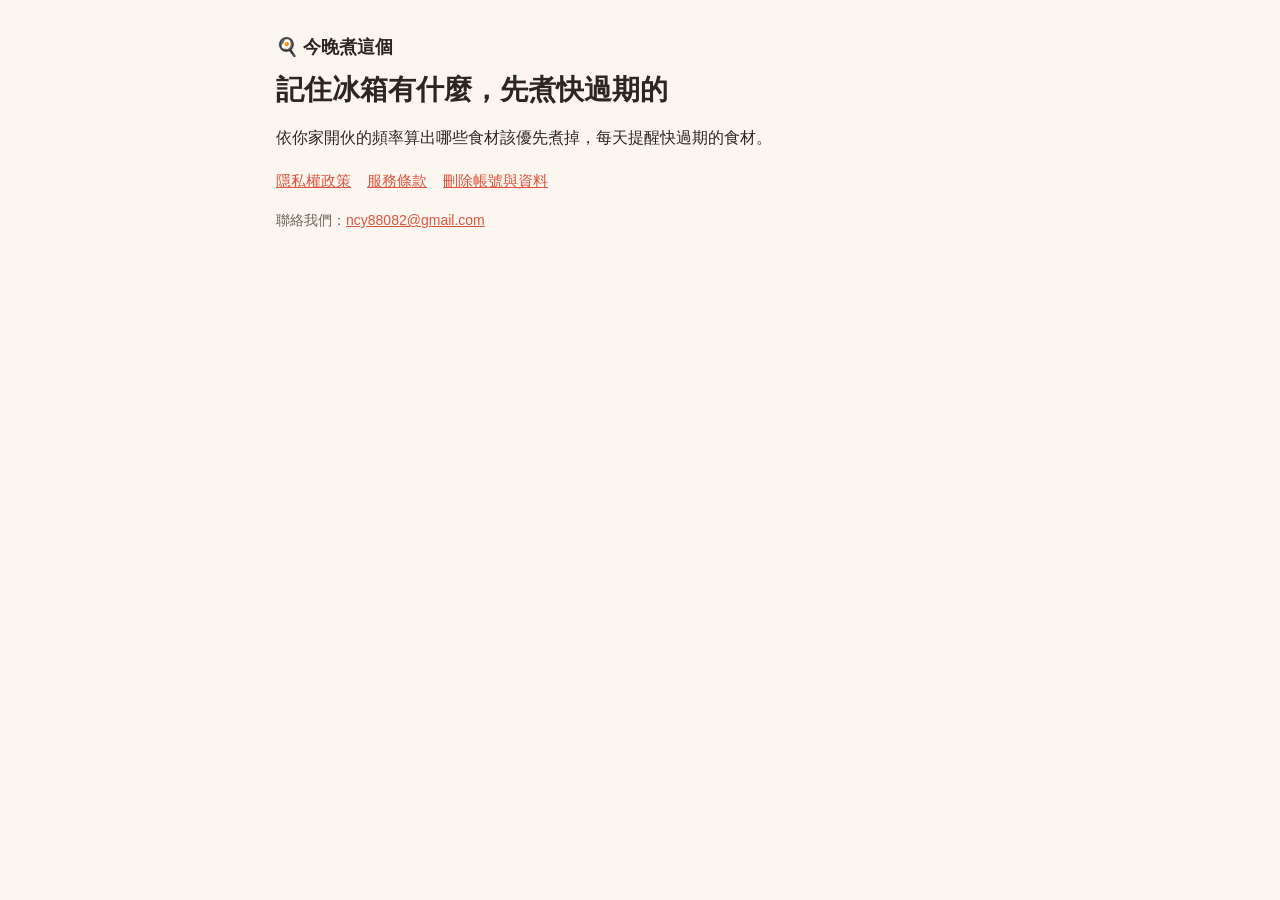
<file: index.html>
<!doctype html>
<html lang="zh-Hant-TW"><head><meta charset="utf-8"><meta name="viewport" content="width=device-width,initial-scale=1">
<title>今晚煮這個</title><link rel="stylesheet" href="style.css"></head>
<body><main>
<div class="brand">🍳 今晚煮這個</div>
<h1>記住冰箱有什麼，先煮快過期的</h1>
<p>依你家開伙的頻率算出哪些食材該優先煮掉，每天提醒快過期的食材。</p>
<nav><a href="privacy.html">隱私權政策</a><a href="terms.html">服務條款</a><a href="delete-account.html">刪除帳號與資料</a></nav>
<p class="meta">聯絡我們：<a href="mailto:ncy88082@gmail.com">ncy88082@gmail.com</a></p>
</main></body></html>
</file>
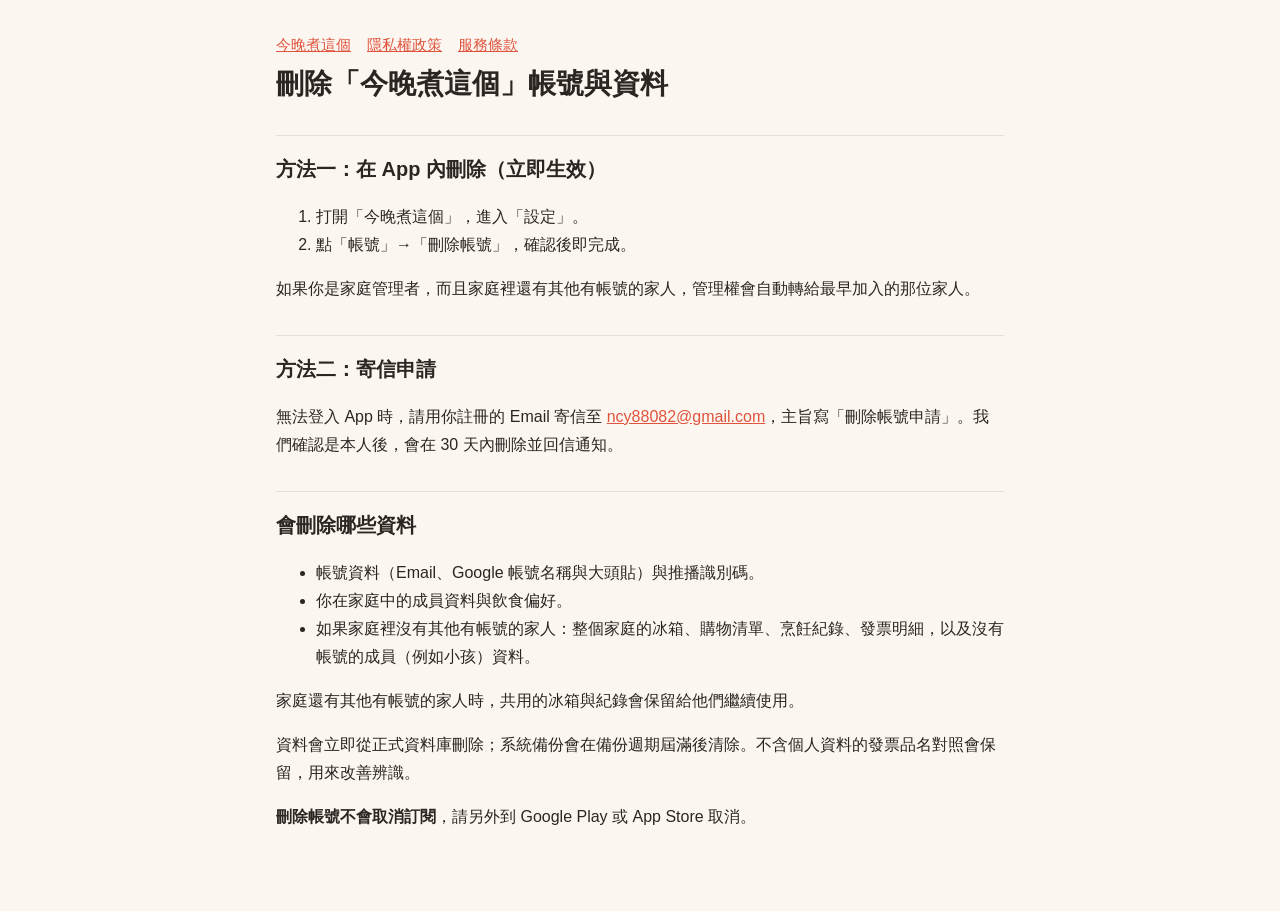
<file: delete-account.html>
<!doctype html>
<html lang="zh-Hant-TW"><head><meta charset="utf-8"><meta name="viewport" content="width=device-width,initial-scale=1">
<title>刪除帳號與資料｜今晚煮這個</title><link rel="stylesheet" href="style.css"></head>
<body><main>
<nav><a href="index.html">今晚煮這個</a><a href="privacy.html">隱私權政策</a><a href="terms.html">服務條款</a></nav>
<h1>刪除「今晚煮這個」帳號與資料</h1>

<h2>方法一：在 App 內刪除（立即生效）</h2>
<ol>
<li>打開「今晚煮這個」，進入「設定」。</li>
<li>點「帳號」→「刪除帳號」，確認後即完成。</li>
</ol>
<p>如果你是家庭管理者，而且家庭裡還有其他有帳號的家人，管理權會自動轉給最早加入的那位家人。</p>

<h2>方法二：寄信申請</h2>
<p>無法登入 App 時，請用你註冊的 Email 寄信至 <a href="mailto:ncy88082@gmail.com?subject=%E5%88%AA%E9%99%A4%E5%B8%B3%E8%99%9F%E7%94%B3%E8%AB%8B">ncy88082@gmail.com</a>，主旨寫「刪除帳號申請」。我們確認是本人後，會在 30 天內刪除並回信通知。</p>

<h2>會刪除哪些資料</h2>
<ul>
<li>帳號資料（Email、Google 帳號名稱與大頭貼）與推播識別碼。</li>
<li>你在家庭中的成員資料與飲食偏好。</li>
<li>如果家庭裡沒有其他有帳號的家人：整個家庭的冰箱、購物清單、烹飪紀錄、發票明細，以及沒有帳號的成員（例如小孩）資料。</li>
</ul>
<p>家庭還有其他有帳號的家人時，共用的冰箱與紀錄會保留給他們繼續使用。</p>
<p>資料會立即從正式資料庫刪除；系統備份會在備份週期屆滿後清除。不含個人資料的發票品名對照會保留，用來改善辨識。</p>
<p><strong>刪除帳號不會取消訂閱</strong>，請另外到 Google Play 或 App Store 取消。</p>
</main></body></html>
</file>
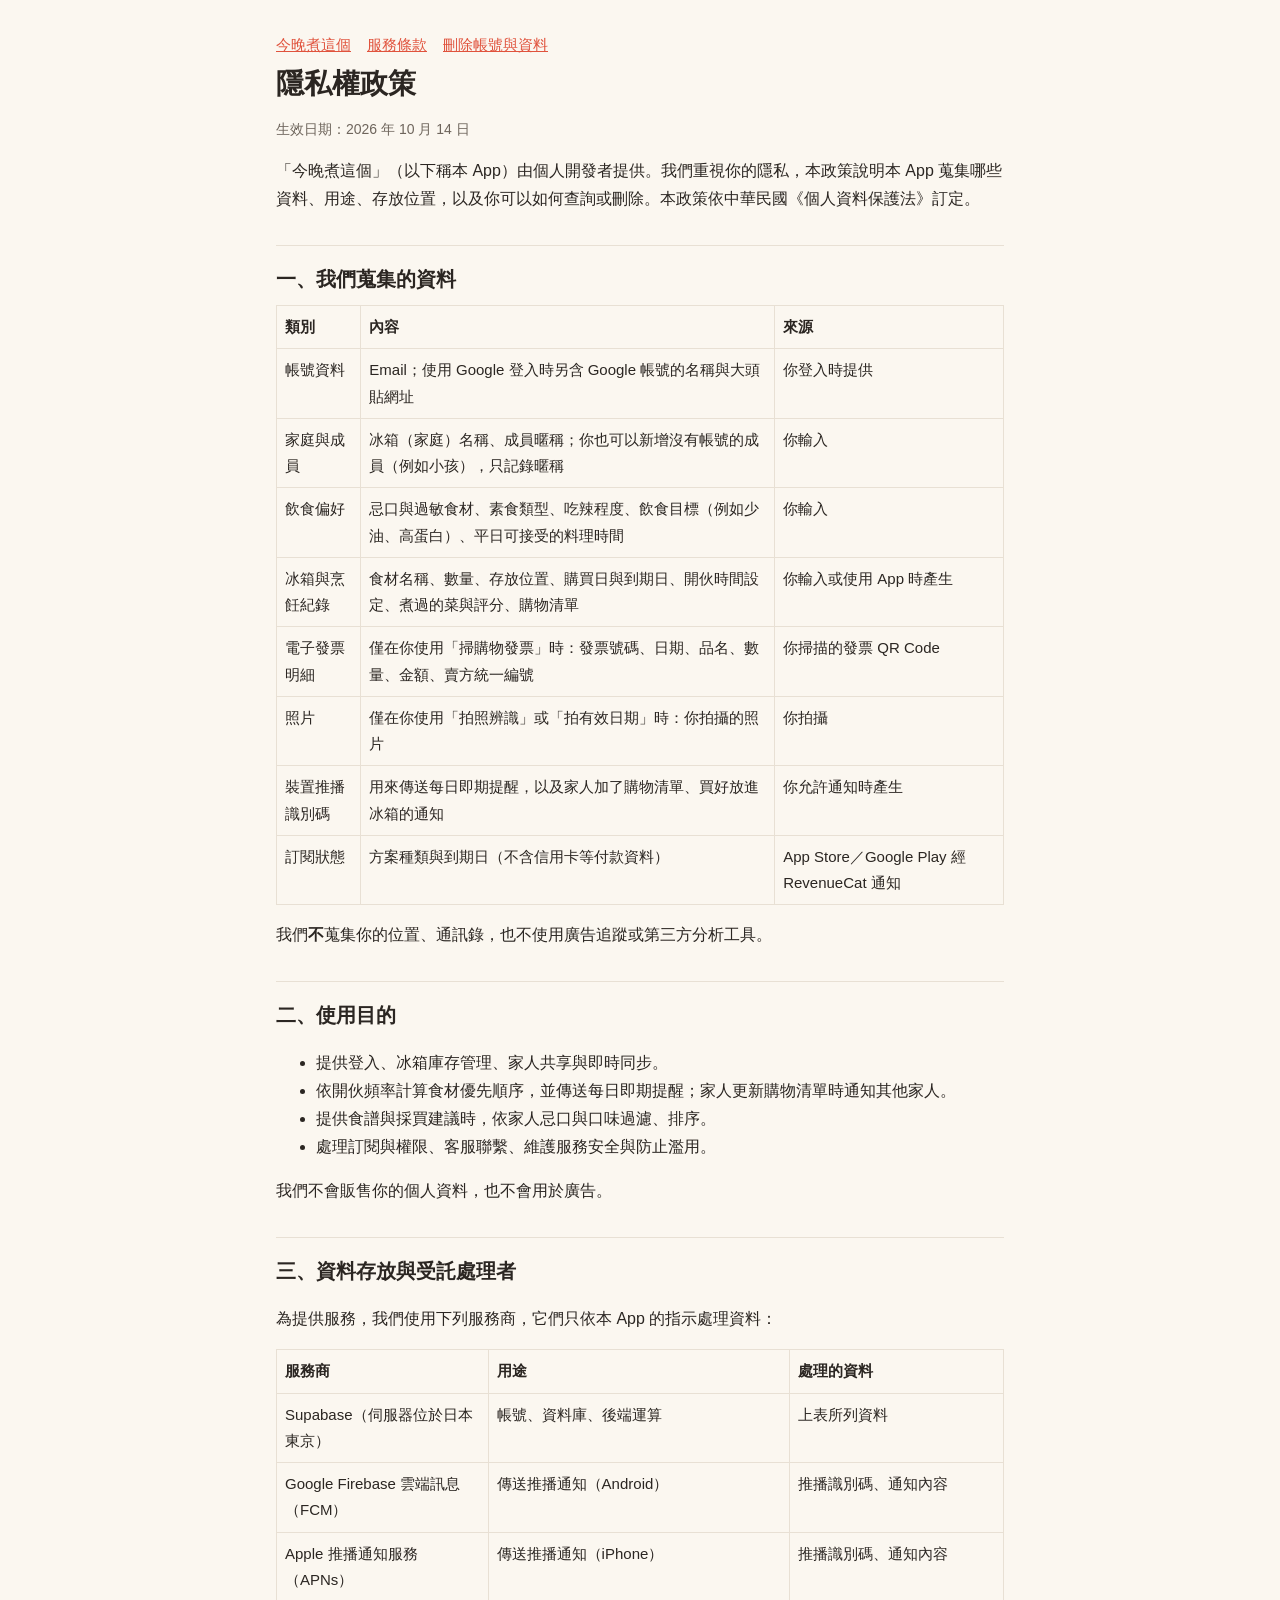
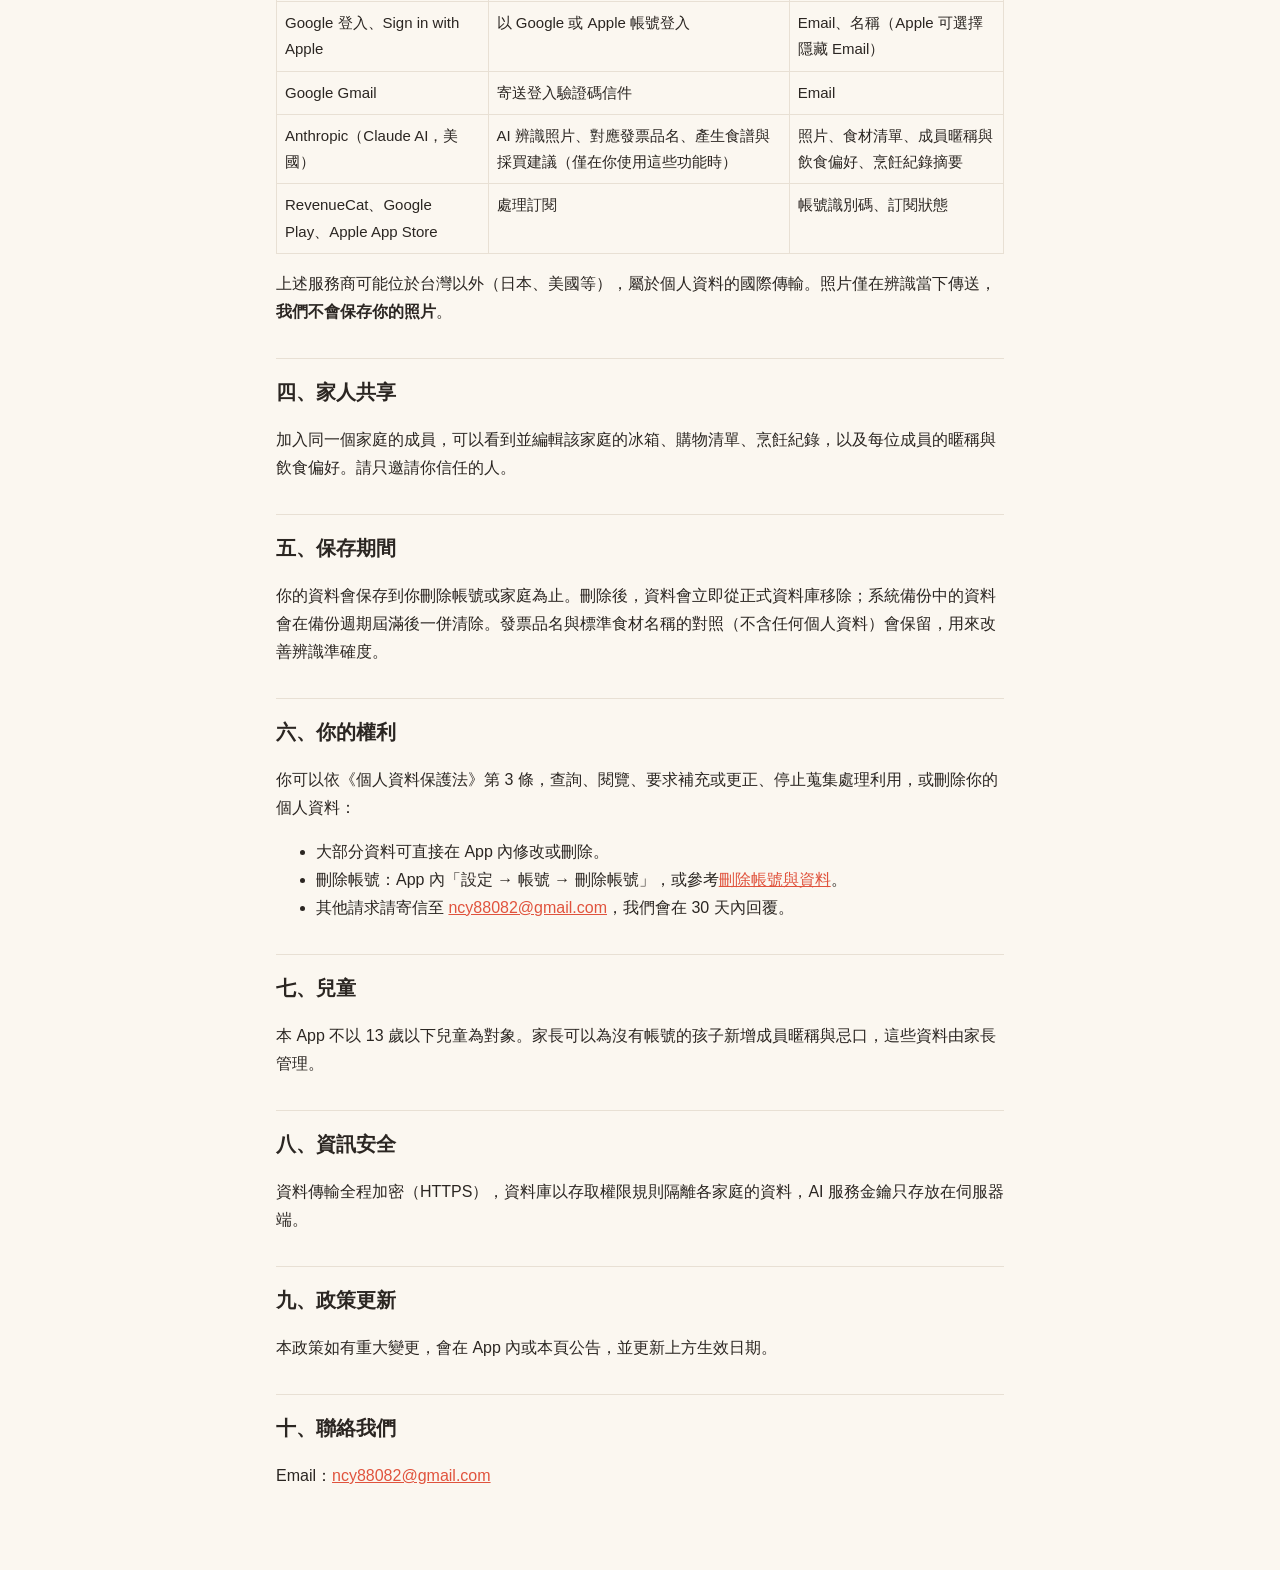
<file: privacy.html>
<!doctype html>
<html lang="zh-Hant-TW"><head><meta charset="utf-8"><meta name="viewport" content="width=device-width,initial-scale=1">
<title>隱私權政策｜今晚煮這個</title><link rel="stylesheet" href="style.css"></head>
<body><main>
<nav><a href="index.html">今晚煮這個</a><a href="terms.html">服務條款</a><a href="delete-account.html">刪除帳號與資料</a></nav>
<h1>隱私權政策</h1>
<p class="meta">生效日期：2026 年 10 月 14 日</p>

<p>「今晚煮這個」（以下稱本 App）由個人開發者提供。我們重視你的隱私，本政策說明本 App 蒐集哪些資料、用途、存放位置，以及你可以如何查詢或刪除。本政策依中華民國《個人資料保護法》訂定。</p>

<h2>一、我們蒐集的資料</h2>
<table>
<tr><th>類別</th><th>內容</th><th>來源</th></tr>
<tr><td>帳號資料</td><td>Email；使用 Google 登入時另含 Google 帳號的名稱與大頭貼網址</td><td>你登入時提供</td></tr>
<tr><td>家庭與成員</td><td>冰箱（家庭）名稱、成員暱稱；你也可以新增沒有帳號的成員（例如小孩），只記錄暱稱</td><td>你輸入</td></tr>
<tr><td>飲食偏好</td><td>忌口與過敏食材、素食類型、吃辣程度、飲食目標（例如少油、高蛋白）、平日可接受的料理時間</td><td>你輸入</td></tr>
<tr><td>冰箱與烹飪紀錄</td><td>食材名稱、數量、存放位置、購買日與到期日、開伙時間設定、煮過的菜與評分、購物清單</td><td>你輸入或使用 App 時產生</td></tr>
<tr><td>電子發票明細</td><td>僅在你使用「掃購物發票」時：發票號碼、日期、品名、數量、金額、賣方統一編號</td><td>你掃描的發票 QR Code</td></tr>
<tr><td>照片</td><td>僅在你使用「拍照辨識」或「拍有效日期」時：你拍攝的照片</td><td>你拍攝</td></tr>
<tr><td>裝置推播識別碼</td><td>用來傳送每日即期提醒，以及家人加了購物清單、買好放進冰箱的通知</td><td>你允許通知時產生</td></tr>
<tr><td>訂閱狀態</td><td>方案種類與到期日（不含信用卡等付款資料）</td><td>App Store／Google Play 經 RevenueCat 通知</td></tr>
</table>
<p>我們<strong>不</strong>蒐集你的位置、通訊錄，也不使用廣告追蹤或第三方分析工具。</p>

<h2>二、使用目的</h2>
<ul>
<li>提供登入、冰箱庫存管理、家人共享與即時同步。</li>
<li>依開伙頻率計算食材優先順序，並傳送每日即期提醒；家人更新購物清單時通知其他家人。</li>
<li>提供食譜與採買建議時，依家人忌口與口味過濾、排序。</li>
<li>處理訂閱與權限、客服聯繫、維護服務安全與防止濫用。</li>
</ul>
<p>我們不會販售你的個人資料，也不會用於廣告。</p>

<h2>三、資料存放與受託處理者</h2>
<p>為提供服務，我們使用下列服務商，它們只依本 App 的指示處理資料：</p>
<table>
<tr><th>服務商</th><th>用途</th><th>處理的資料</th></tr>
<tr><td>Supabase（伺服器位於日本東京）</td><td>帳號、資料庫、後端運算</td><td>上表所列資料</td></tr>
<tr><td>Google Firebase 雲端訊息（FCM）</td><td>傳送推播通知（Android）</td><td>推播識別碼、通知內容</td></tr>
<tr><td>Apple 推播通知服務（APNs）</td><td>傳送推播通知（iPhone）</td><td>推播識別碼、通知內容</td></tr>
<tr><td>Google 登入、Sign in with Apple</td><td>以 Google 或 Apple 帳號登入</td><td>Email、名稱（Apple 可選擇隱藏 Email）</td></tr>
<tr><td>Google Gmail</td><td>寄送登入驗證碼信件</td><td>Email</td></tr>
<tr><td>Anthropic（Claude AI，美國）</td><td>AI 辨識照片、對應發票品名、產生食譜與採買建議（僅在你使用這些功能時）</td><td>照片、食材清單、成員暱稱與飲食偏好、烹飪紀錄摘要</td></tr>
<tr><td>RevenueCat、Google Play、Apple App Store</td><td>處理訂閱</td><td>帳號識別碼、訂閱狀態</td></tr>
</table>
<p>上述服務商可能位於台灣以外（日本、美國等），屬於個人資料的國際傳輸。照片僅在辨識當下傳送，<strong>我們不會保存你的照片</strong>。</p>

<h2>四、家人共享</h2>
<p>加入同一個家庭的成員，可以看到並編輯該家庭的冰箱、購物清單、烹飪紀錄，以及每位成員的暱稱與飲食偏好。請只邀請你信任的人。</p>

<h2>五、保存期間</h2>
<p>你的資料會保存到你刪除帳號或家庭為止。刪除後，資料會立即從正式資料庫移除；系統備份中的資料會在備份週期屆滿後一併清除。發票品名與標準食材名稱的對照（不含任何個人資料）會保留，用來改善辨識準確度。</p>

<h2>六、你的權利</h2>
<p>你可以依《個人資料保護法》第 3 條，查詢、閱覽、要求補充或更正、停止蒐集處理利用，或刪除你的個人資料：</p>
<ul>
<li>大部分資料可直接在 App 內修改或刪除。</li>
<li>刪除帳號：App 內「設定 → 帳號 → 刪除帳號」，或參考<a href="delete-account.html">刪除帳號與資料</a>。</li>
<li>其他請求請寄信至 <a href="mailto:ncy88082@gmail.com">ncy88082@gmail.com</a>，我們會在 30 天內回覆。</li>
</ul>

<h2>七、兒童</h2>
<p>本 App 不以 13 歲以下兒童為對象。家長可以為沒有帳號的孩子新增成員暱稱與忌口，這些資料由家長管理。</p>

<h2>八、資訊安全</h2>
<p>資料傳輸全程加密（HTTPS），資料庫以存取權限規則隔離各家庭的資料，AI 服務金鑰只存放在伺服器端。</p>

<h2>九、政策更新</h2>
<p>本政策如有重大變更，會在 App 內或本頁公告，並更新上方生效日期。</p>

<h2>十、聯絡我們</h2>
<p>Email：<a href="mailto:ncy88082@gmail.com">ncy88082@gmail.com</a></p>
</main></body></html>
</file>
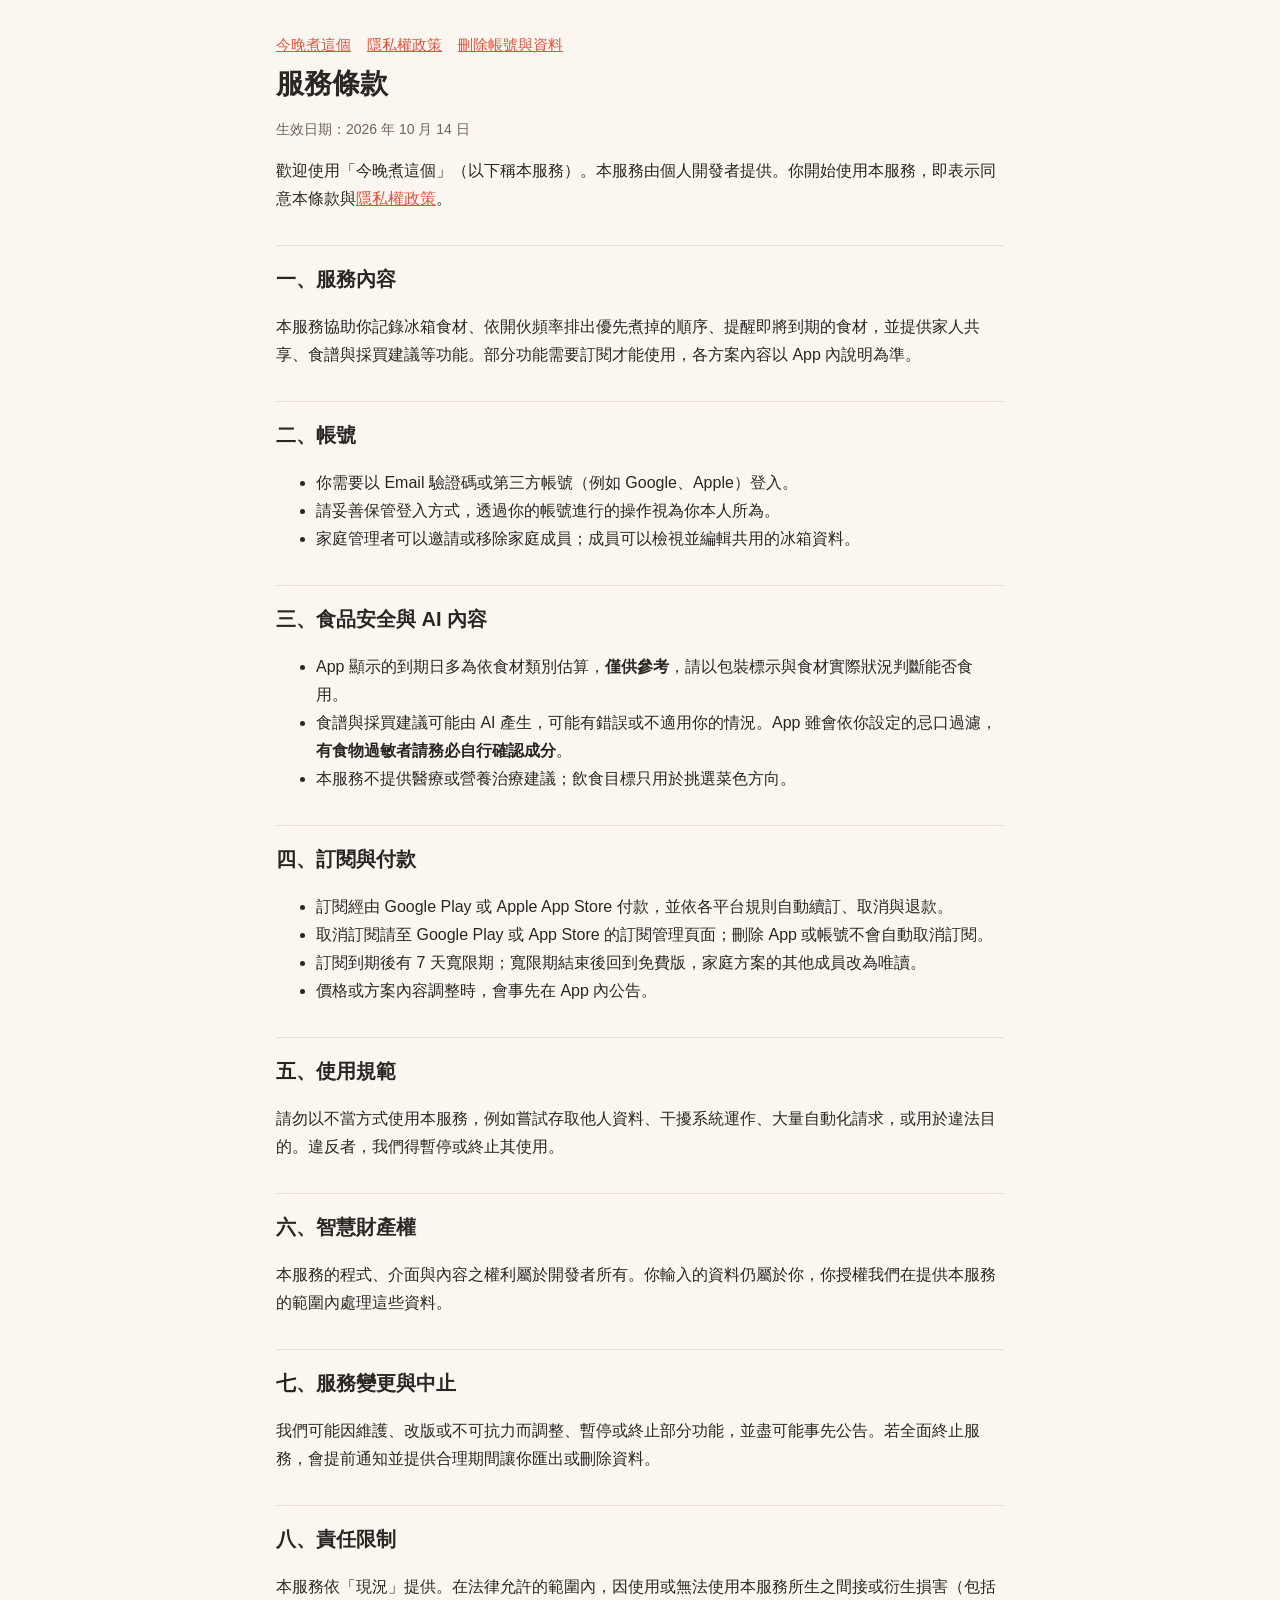
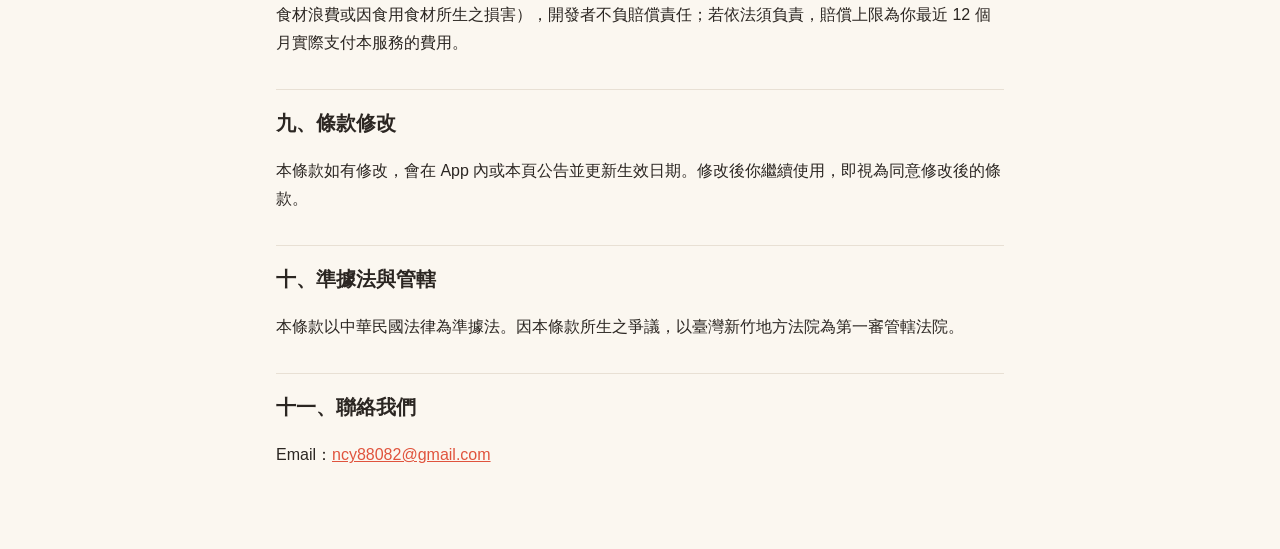
<file: terms.html>
<!doctype html>
<html lang="zh-Hant-TW"><head><meta charset="utf-8"><meta name="viewport" content="width=device-width,initial-scale=1">
<title>服務條款｜今晚煮這個</title><link rel="stylesheet" href="style.css"></head>
<body><main>
<nav><a href="index.html">今晚煮這個</a><a href="privacy.html">隱私權政策</a><a href="delete-account.html">刪除帳號與資料</a></nav>
<h1>服務條款</h1>
<p class="meta">生效日期：2026 年 10 月 14 日</p>

<p>歡迎使用「今晚煮這個」（以下稱本服務）。本服務由個人開發者提供。你開始使用本服務，即表示同意本條款與<a href="privacy.html">隱私權政策</a>。</p>

<h2>一、服務內容</h2>
<p>本服務協助你記錄冰箱食材、依開伙頻率排出優先煮掉的順序、提醒即將到期的食材，並提供家人共享、食譜與採買建議等功能。部分功能需要訂閱才能使用，各方案內容以 App 內說明為準。</p>

<h2>二、帳號</h2>
<ul>
<li>你需要以 Email 驗證碼或第三方帳號（例如 Google、Apple）登入。</li>
<li>請妥善保管登入方式，透過你的帳號進行的操作視為你本人所為。</li>
<li>家庭管理者可以邀請或移除家庭成員；成員可以檢視並編輯共用的冰箱資料。</li>
</ul>

<h2>三、食品安全與 AI 內容</h2>
<ul>
<li>App 顯示的到期日多為依食材類別估算，<strong>僅供參考</strong>，請以包裝標示與食材實際狀況判斷能否食用。</li>
<li>食譜與採買建議可能由 AI 產生，可能有錯誤或不適用你的情況。App 雖會依你設定的忌口過濾，<strong>有食物過敏者請務必自行確認成分</strong>。</li>
<li>本服務不提供醫療或營養治療建議；飲食目標只用於挑選菜色方向。</li>
</ul>

<h2>四、訂閱與付款</h2>
<ul>
<li>訂閱經由 Google Play 或 Apple App Store 付款，並依各平台規則自動續訂、取消與退款。</li>
<li>取消訂閱請至 Google Play 或 App Store 的訂閱管理頁面；刪除 App 或帳號不會自動取消訂閱。</li>
<li>訂閱到期後有 7 天寬限期；寬限期結束後回到免費版，家庭方案的其他成員改為唯讀。</li>
<li>價格或方案內容調整時，會事先在 App 內公告。</li>
</ul>

<h2>五、使用規範</h2>
<p>請勿以不當方式使用本服務，例如嘗試存取他人資料、干擾系統運作、大量自動化請求，或用於違法目的。違反者，我們得暫停或終止其使用。</p>

<h2>六、智慧財產權</h2>
<p>本服務的程式、介面與內容之權利屬於開發者所有。你輸入的資料仍屬於你，你授權我們在提供本服務的範圍內處理這些資料。</p>

<h2>七、服務變更與中止</h2>
<p>我們可能因維護、改版或不可抗力而調整、暫停或終止部分功能，並盡可能事先公告。若全面終止服務，會提前通知並提供合理期間讓你匯出或刪除資料。</p>

<h2>八、責任限制</h2>
<p>本服務依「現況」提供。在法律允許的範圍內，因使用或無法使用本服務所生之間接或衍生損害（包括食材浪費或因食用食材所生之損害），開發者不負賠償責任；若依法須負責，賠償上限為你最近 12 個月實際支付本服務的費用。</p>

<h2>九、條款修改</h2>
<p>本條款如有修改，會在 App 內或本頁公告並更新生效日期。修改後你繼續使用，即視為同意修改後的條款。</p>

<h2>十、準據法與管轄</h2>
<p>本條款以中華民國法律為準據法。因本條款所生之爭議，以臺灣新竹地方法院為第一審管轄法院。</p>

<h2>十一、聯絡我們</h2>
<p>Email：<a href="mailto:ncy88082@gmail.com">ncy88082@gmail.com</a></p>
</main></body></html>
</file>
<file: style.css>
:root{--bg:#FBF7F0;--fg:#2B2622;--muted:#6E655C;--accent:#E0533D;--line:#E8E0D4}
@media (prefers-color-scheme:dark){:root{--bg:#1C1917;--fg:#F3EEE7;--muted:#B5AA9D;--accent:#F0745F;--line:#3A332D}}
*{box-sizing:border-box}
body{margin:0;background:var(--bg);color:var(--fg);font:16px/1.75 -apple-system,BlinkMacSystemFont,"Segoe UI","Noto Sans TC","PingFang TC","Microsoft JhengHei",sans-serif}
main{max-width:760px;margin:0 auto;padding:32px 16px 64px}
h1{font-size:28px;line-height:1.3;margin:8px 0 4px}
h2{font-size:20px;margin:32px 0 8px;padding-top:16px;border-top:1px solid var(--line)}
p,li{color:var(--fg)}
.meta{color:var(--muted);font-size:14px}
a{color:var(--accent)}
table{border-collapse:collapse;width:100%;font-size:15px}
th,td{border:1px solid var(--line);padding:8px;text-align:left;vertical-align:top}
nav{display:flex;gap:16px;flex-wrap:wrap;font-size:15px}
.brand{font-weight:700;font-size:18px}
</file>
